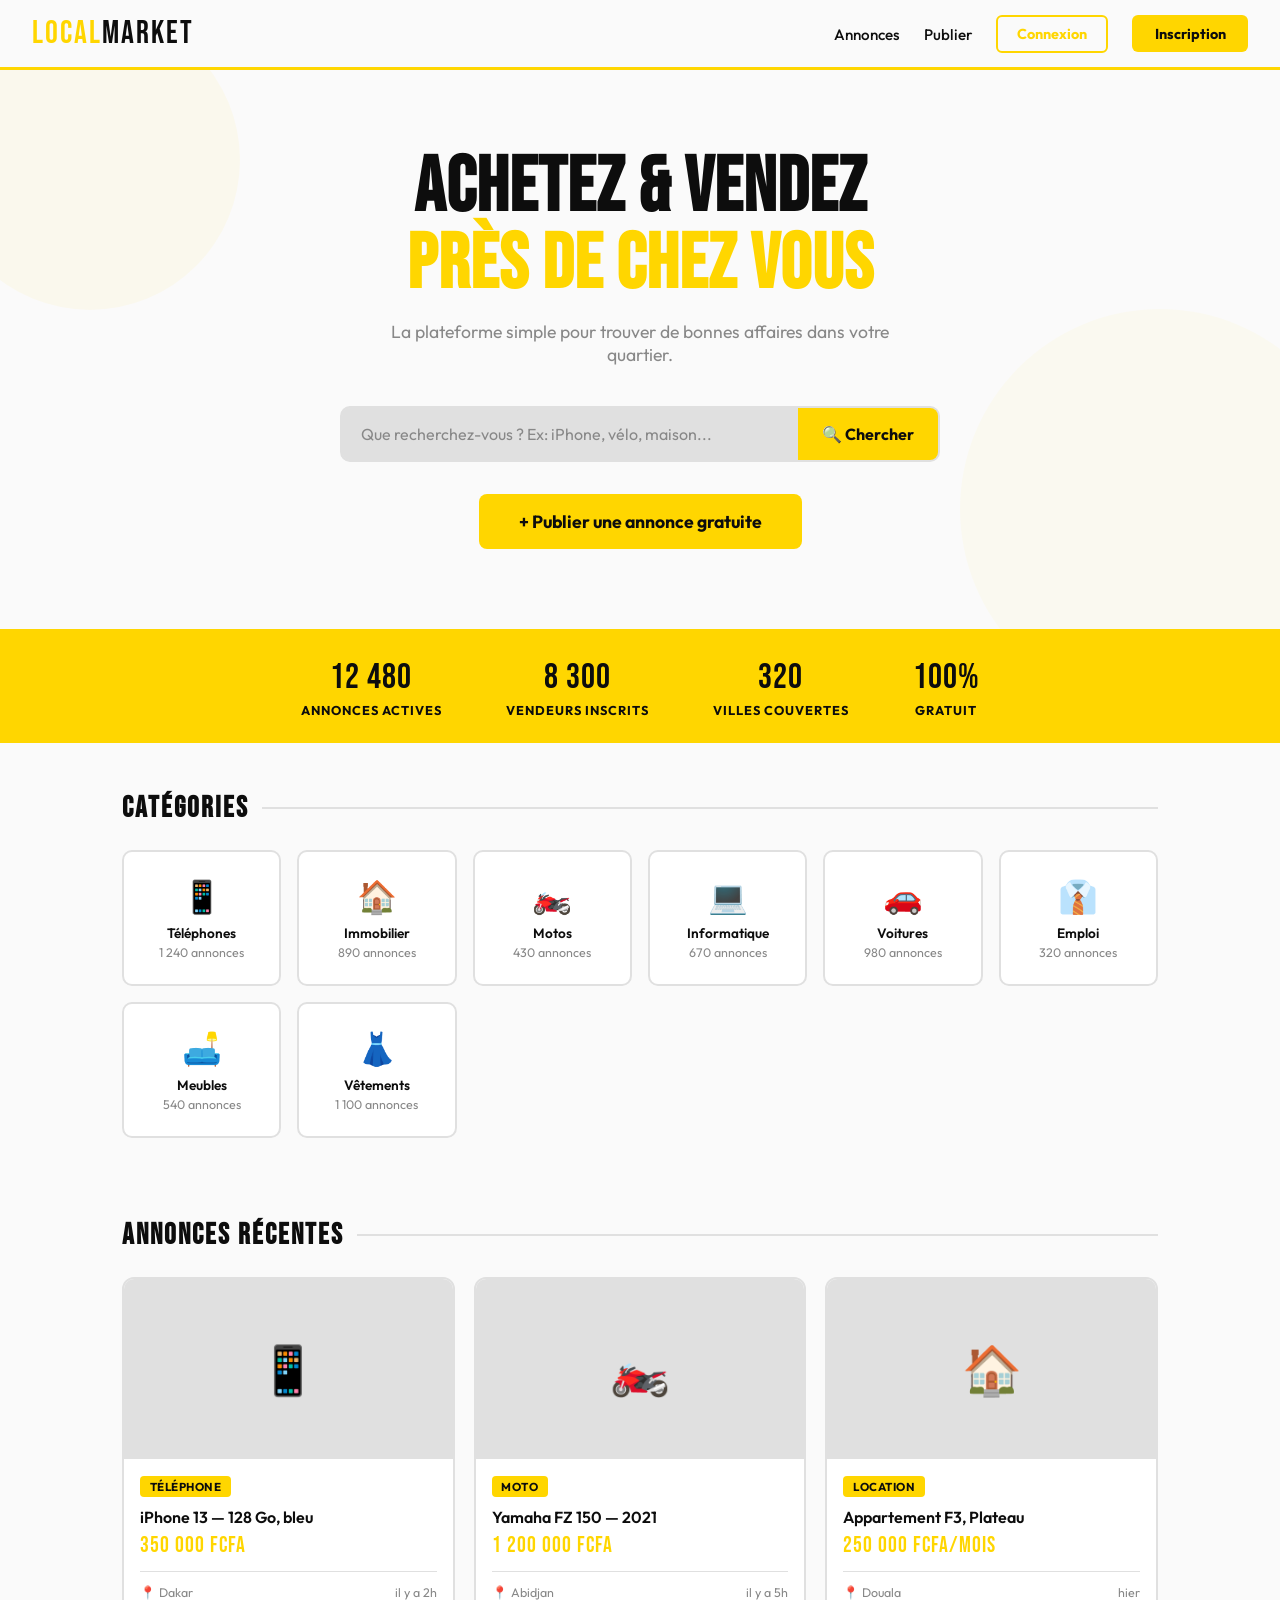
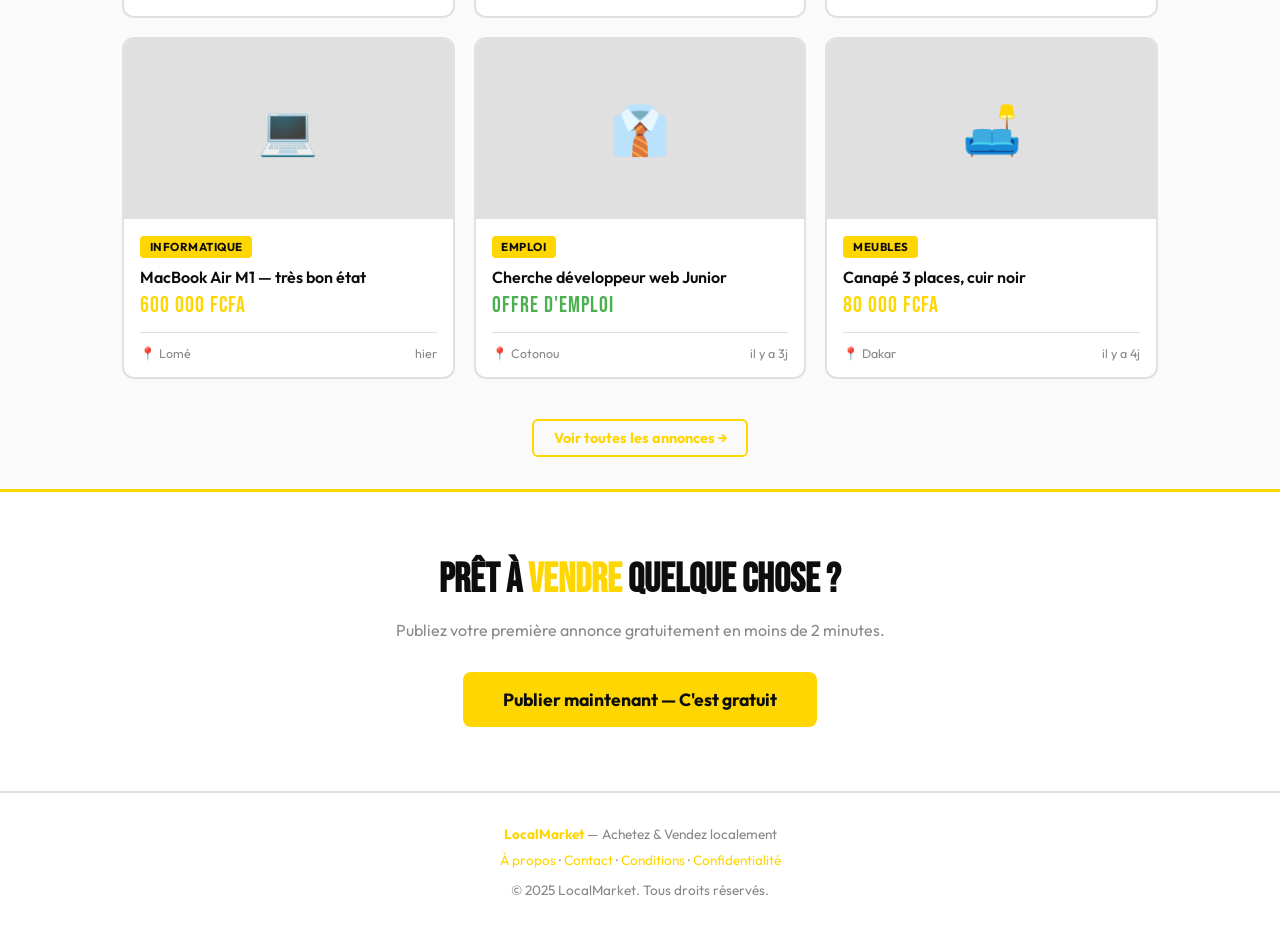
<file: pages/index.html>
<!DOCTYPE html>
<html lang="fr">
<head>
<meta charset="UTF-8">
<meta name="viewport" content="width=device-width, initial-scale=1.0">
<title>LocalMarket — Achetez & Vendez Près de Chez Vous</title>
<link href="https://fonts.googleapis.com/css2?family=Bebas+Neue&family=Outfit:wght@300;400;500;600;700&display=swap" rel="stylesheet">
<style>
  :root {
    --jaune: #FFD600;
    --jaune-clair: #FFF176;
    --noir: #0D0D0D;
    --gris: #FFFFFF;
    --gris-clair: #E0E0E0;
    --blanc: #FAFAFA;
    --text-muted: #888;
  }

  * { margin: 0; padding: 0; box-sizing: border-box; }

  body {
    font-family: 'Outfit', sans-serif;
    background: var(--blanc);
    color: var(--noir);
    min-height: 100vh;
  }

  /* NAV */
  nav {
    background: var(--blanc);
    border-bottom: 3px solid var(--jaune);
    padding: 0 2rem;
    display: flex;
    align-items: center;
    justify-content: space-between;
    height: 70px;
    position: sticky;
    top: 0;
    z-index: 100;
  }

  .logo {
    font-family: 'Bebas Neue', sans-serif;
    font-size: 2rem;
    color: var(--jaune);
    letter-spacing: 2px;
    text-decoration: none;
  }

  .logo span { color: var(--noir); }

  nav ul {
    list-style: none;
    display: flex;
    gap: 1.5rem;
    align-items: center;
  }

  nav ul a {
    color: var(--noir);
    text-decoration: none;
    font-weight: 500;
    font-size: 0.95rem;
    transition: color 0.2s;
  }

  nav ul a:hover { color: var(--jaune); }

  .btn {
    background: var(--jaune);
    color: var(--noir);
    padding: 0.6rem 1.4rem;
    border-radius: 6px;
    font-weight: 700;
    font-family: 'Outfit', sans-serif;
    font-size: 0.9rem;
    text-decoration: none;
    border: none;
    cursor: pointer;
    transition: background 0.2s, transform 0.1s;
    display: inline-block;
  }

  .btn:hover { background: var(--jaune-clair); transform: translateY(-1px); }
  .btn:active { transform: translateY(0); }

  .btn-outline {
    background: transparent;
    color: var(--jaune);
    border: 2px solid var(--jaune);
    padding: 0.5rem 1.2rem;
  }

  .btn-outline:hover { background: var(--jaune); color: var(--noir); }

  /* HERO */
  .hero {
    background: var(--blanc);
    padding: 5rem 2rem;
    text-align: center;
    border-bottom: 3px solid var(--jaune);
    position: relative;
    overflow: hidden;
  }

  .hero::before {
    content: '';
    position: absolute;
    top: -60px; left: -60px;
    width: 300px; height: 300px;
    background: var(--jaune);
    border-radius: 50%;
    opacity: 0.05;
  }

  .hero::after {
    content: '';
    position: absolute;
    bottom: -80px; right: -80px;
    width: 400px; height: 400px;
    background: var(--jaune);
    border-radius: 50%;
    opacity: 0.04;
  }

  .hero h1 {
    font-family: 'Bebas Neue', sans-serif;
    font-size: clamp(2.5rem, 6vw, 5rem);
    line-height: 1;
    margin-bottom: 1rem;
    letter-spacing: 1px;
  }

  .hero h1 span { color: var(--jaune); }

  .hero p {
    color: var(--text-muted);
    font-size: 1.1rem;
    margin-bottom: 2.5rem;
    max-width: 500px;
    margin-left: auto;
    margin-right: auto;
  }

  /* SEARCH BAR */
  .search-bar {
    display: flex;
    max-width: 600px;
    margin: 0 auto 2rem;
    background: var(--gris-clair);
    border: 2px solid var(--gris-clair);
    border-radius: 10px;
    overflow: hidden;
    transition: border-color 0.2s;
  }

  .search-bar:focus-within { border-color: var(--jaune); }

  .search-bar input {
    flex: 1;
    background: none;
    border: none;
    outline: none;
    padding: 1rem 1.2rem;
    color: var(--noir);
    font-family: 'Outfit', sans-serif;
    font-size: 1rem;
  }

  .search-bar input::placeholder { color: var(--text-muted); }

  .search-bar button {
    background: var(--jaune);
    color: var(--noir);
    border: none;
    padding: 0 1.5rem;
    font-weight: 700;
    font-family: 'Outfit', sans-serif;
    cursor: pointer;
    font-size: 1rem;
    transition: background 0.2s;
  }

  .search-bar button:hover { background: var(--jaune-clair); }

  /* CATEGORIES */
  .categories {
    padding: 3rem 2rem;
    max-width: 1100px;
    margin: 0 auto;
  }

  .section-title {
    font-family: 'Bebas Neue', sans-serif;
    font-size: 1.8rem;
    letter-spacing: 2px;
    margin-bottom: 1.5rem;
    display: flex;
    align-items: center;
    gap: 0.8rem;
  }

  .section-title::after {
    content: '';
    flex: 1;
    height: 2px;
    background: var(--gris-clair);
  }

  .cat-grid {
    display: grid;
    grid-template-columns: repeat(auto-fill, minmax(140px, 1fr));
    gap: 1rem;
  }

  .cat-card {
    background: var(--gris);
    border: 2px solid var(--gris-clair);
    border-radius: 10px;
    padding: 1.5rem 1rem;
    text-align: center;
    cursor: pointer;
    text-decoration: none;
    color: var(--noir);
    transition: border-color 0.2s, transform 0.2s;
    display: block;
  }

  .cat-card:hover {
    border-color: var(--jaune);
    transform: translateY(-3px);
  }

  .cat-icon { font-size: 2rem; margin-bottom: 0.5rem; }
  .cat-name { font-weight: 600; font-size: 0.85rem; }
  .cat-count { color: var(--text-muted); font-size: 0.78rem; margin-top: 0.2rem; }

  /* ANNONCES */
  .annonces-section {
    padding: 2rem;
    max-width: 1100px;
    margin: 0 auto;
  }

  .annonces-grid {
    display: grid;
    grid-template-columns: repeat(auto-fill, minmax(250px, 1fr));
    gap: 1.2rem;
  }

  .annonce-card {
    background: var(--gris);
    border: 2px solid var(--gris-clair);
    border-radius: 12px;
    overflow: hidden;
    cursor: pointer;
    text-decoration: none;
    color: var(--noir);
    transition: border-color 0.2s, transform 0.2s;
    display: block;
  }

  .annonce-card:hover {
    border-color: var(--jaune);
    transform: translateY(-4px);
  }

  .annonce-img {
    width: 100%;
    height: 180px;
    object-fit: cover;
    background: var(--gris-clair);
    display: flex;
    align-items: center;
    justify-content: center;
    font-size: 3rem;
  }

  .annonce-body { padding: 1rem; }

  .annonce-badge {
    background: var(--jaune);
    color: var(--noir);
    font-size: 0.72rem;
    font-weight: 700;
    padding: 0.2rem 0.6rem;
    border-radius: 4px;
    display: inline-block;
    margin-bottom: 0.6rem;
    text-transform: uppercase;
    letter-spacing: 0.5px;
  }

  .annonce-title {
    font-weight: 600;
    font-size: 1rem;
    margin-bottom: 0.3rem;
  }

  .annonce-price {
    font-family: 'Bebas Neue', sans-serif;
    font-size: 1.4rem;
    color: var(--jaune);
    letter-spacing: 1px;
  }

  .annonce-price.gratuit { color: #4CAF50; }

  .annonce-footer {
    display: flex;
    justify-content: space-between;
    align-items: center;
    margin-top: 0.8rem;
    padding-top: 0.8rem;
    border-top: 1px solid var(--gris-clair);
    font-size: 0.78rem;
    color: var(--text-muted);
  }

  .annonce-location::before { content: '📍 '; }

  /* STATS */
  .stats-bar {
    background: var(--jaune);
    padding: 1.5rem 2rem;
    display: flex;
    justify-content: center;
    gap: 4rem;
    flex-wrap: wrap;
  }

  .stat { text-align: center; }

  .stat-num {
    font-family: 'Bebas Neue', sans-serif;
    font-size: 2.2rem;
    color: var(--noir);
    display: block;
    letter-spacing: 1px;
  }

  .stat-label {
    font-size: 0.8rem;
    font-weight: 700;
    color: var(--noir);
    text-transform: uppercase;
    letter-spacing: 1px;
  }

  /* CTA */
  .cta-section {
    text-align: center;
    padding: 4rem 2rem;
    background: var(--gris);
    border-top: 3px solid var(--jaune);
  }

  .cta-section h2 {
    font-family: 'Bebas Neue', sans-serif;
    font-size: 2.5rem;
    margin-bottom: 1rem;
  }

  .cta-section h2 span { color: var(--jaune); }
  .cta-section p { color: var(--text-muted); margin-bottom: 2rem; }

  .btn-big {
    padding: 1rem 2.5rem;
    font-size: 1.1rem;
    border-radius: 8px;
  }

  /* FOOTER */
  footer {
    background: var(--gris);
    border-top: 2px solid var(--gris-clair);
    padding: 2rem;
    text-align: center;
    color: var(--text-muted);
    font-size: 0.85rem;
  }

  footer a { color: var(--jaune); text-decoration: none; }

  @media (max-width: 600px) {
    nav ul li:not(:last-child):not(:first-child) { display: none; }
    .stats-bar { gap: 2rem; }
    .hero { padding: 3rem 1rem; }
  }
</style>
</head>
<body>

<!-- NAV -->
<nav>
  <a href="index.html" class="logo">Local<span>Market</span></a>
  <ul>
    <li><a href="annonces.html">Annonces</a></li>
    <li><a href="publier.html">Publier</a></li>
    <li><a href="connexion.html" class="btn btn-outline">Connexion</a></li>
    <li><a href="inscription.html" class="btn">Inscription</a></li>
  </ul>
</nav>

<!-- HERO -->
<section class="hero">
  <h1>Achetez & Vendez<br><span>Près de Chez Vous</span></h1>
  <p>La plateforme simple pour trouver de bonnes affaires dans votre quartier.</p>
  <div class="search-bar">
    <input type="text" placeholder="Que recherchez-vous ? Ex: iPhone, vélo, maison...">
    <button>🔍 Chercher</button>
  </div>
  <a href="publier.html" class="btn btn-big">+ Publier une annonce gratuite</a>
</section>

<!-- STATS -->
<div class="stats-bar">
  <div class="stat">
    <span class="stat-num">12 480</span>
    <span class="stat-label">Annonces actives</span>
  </div>
  <div class="stat">
    <span class="stat-num">8 300</span>
    <span class="stat-label">Vendeurs inscrits</span>
  </div>
  <div class="stat">
    <span class="stat-num">320</span>
    <span class="stat-label">Villes couvertes</span>
  </div>
  <div class="stat">
    <span class="stat-num">100%</span>
    <span class="stat-label">Gratuit</span>
  </div>
</div>

<!-- CATEGORIES -->
<section class="categories">
  <h2 class="section-title">Catégories</h2>
  <div class="cat-grid">
    <a href="annonces.html" class="cat-card">
      <div class="cat-icon">📱</div>
      <div class="cat-name">Téléphones</div>
      <div class="cat-count">1 240 annonces</div>
    </a>
    <a href="annonces.html" class="cat-card">
      <div class="cat-icon">🏠</div>
      <div class="cat-name">Immobilier</div>
      <div class="cat-count">890 annonces</div>
    </a>
    <a href="annonces.html" class="cat-card">
      <div class="cat-icon">🏍️</div>
      <div class="cat-name">Motos</div>
      <div class="cat-count">430 annonces</div>
    </a>
    <a href="annonces.html" class="cat-card">
      <div class="cat-icon">💻</div>
      <div class="cat-name">Informatique</div>
      <div class="cat-count">670 annonces</div>
    </a>
    <a href="annonces.html" class="cat-card">
      <div class="cat-icon">🚗</div>
      <div class="cat-name">Voitures</div>
      <div class="cat-count">980 annonces</div>
    </a>
    <a href="annonces.html" class="cat-card">
      <div class="cat-icon">👔</div>
      <div class="cat-name">Emploi</div>
      <div class="cat-count">320 annonces</div>
    </a>
    <a href="annonces.html" class="cat-card">
      <div class="cat-icon">🛋️</div>
      <div class="cat-name">Meubles</div>
      <div class="cat-count">540 annonces</div>
    </a>
    <a href="annonces.html" class="cat-card">
      <div class="cat-icon">👗</div>
      <div class="cat-name">Vêtements</div>
      <div class="cat-count">1 100 annonces</div>
    </a>
  </div>
</section>

<!-- ANNONCES RECENTES -->
<section class="annonces-section">
  <h2 class="section-title">Annonces Récentes</h2>
  <div class="annonces-grid">

    <a href="annonce-detail.html" class="annonce-card">
      <div class="annonce-img">📱</div>
      <div class="annonce-body">
        <span class="annonce-badge">Téléphone</span>
        <div class="annonce-title">iPhone 13 — 128 Go, bleu</div>
        <div class="annonce-price">350 000 FCFA</div>
        <div class="annonce-footer">
          <span class="annonce-location">Dakar</span>
          <span>il y a 2h</span>
        </div>
      </div>
    </a>

    <a href="annonce-detail.html" class="annonce-card">
      <div class="annonce-img">🏍️</div>
      <div class="annonce-body">
        <span class="annonce-badge">Moto</span>
        <div class="annonce-title">Yamaha FZ 150 — 2021</div>
        <div class="annonce-price">1 200 000 FCFA</div>
        <div class="annonce-footer">
          <span class="annonce-location">Abidjan</span>
          <span>il y a 5h</span>
        </div>
      </div>
    </a>

    <a href="annonce-detail.html" class="annonce-card">
      <div class="annonce-img">🏠</div>
      <div class="annonce-body">
        <span class="annonce-badge">Location</span>
        <div class="annonce-title">Appartement F3, Plateau</div>
        <div class="annonce-price">250 000 FCFA/mois</div>
        <div class="annonce-footer">
          <span class="annonce-location">Douala</span>
          <span>hier</span>
        </div>
      </div>
    </a>

    <a href="annonce-detail.html" class="annonce-card">
      <div class="annonce-img">💻</div>
      <div class="annonce-body">
        <span class="annonce-badge">Informatique</span>
        <div class="annonce-title">MacBook Air M1 — très bon état</div>
        <div class="annonce-price">600 000 FCFA</div>
        <div class="annonce-footer">
          <span class="annonce-location">Lomé</span>
          <span>hier</span>
        </div>
      </div>
    </a>

    <a href="annonce-detail.html" class="annonce-card">
      <div class="annonce-img">👔</div>
      <div class="annonce-body">
        <span class="annonce-badge">Emploi</span>
        <div class="annonce-title">Cherche développeur web Junior</div>
        <div class="annonce-price gratuit">Offre d'emploi</div>
        <div class="annonce-footer">
          <span class="annonce-location">Cotonou</span>
          <span>il y a 3j</span>
        </div>
      </div>
    </a>

    <a href="annonce-detail.html" class="annonce-card">
      <div class="annonce-img">🛋️</div>
      <div class="annonce-body">
        <span class="annonce-badge">Meubles</span>
        <div class="annonce-title">Canapé 3 places, cuir noir</div>
        <div class="annonce-price">80 000 FCFA</div>
        <div class="annonce-footer">
          <span class="annonce-location">Dakar</span>
          <span>il y a 4j</span>
        </div>
      </div>
    </a>

  </div>

  <div style="text-align:center; margin-top: 2.5rem;">
    <a href="annonces.html" class="btn btn-outline">Voir toutes les annonces →</a>
  </div>
</section>

<!-- CTA -->
<section class="cta-section">
  <h2>Prêt à <span>vendre</span> quelque chose ?</h2>
  <p>Publiez votre première annonce gratuitement en moins de 2 minutes.</p>
  <a href="publier.html" class="btn btn-big">Publier maintenant — C'est gratuit</a>
</section>

<!-- FOOTER -->
<footer>
  <p style="margin-bottom:0.5rem;">
    <strong style="color:var(--jaune);">LocalMarket</strong> — Achetez & Vendez localement
  </p>
  <p>
    <a href="#">À propos</a> · <a href="#">Contact</a> · <a href="#">Conditions</a> · <a href="#">Confidentialité</a>
  </p>
  <p style="margin-top:0.8rem;">© 2025 LocalMarket. Tous droits réservés.</p>
</footer>

</body>
</html>
</file>
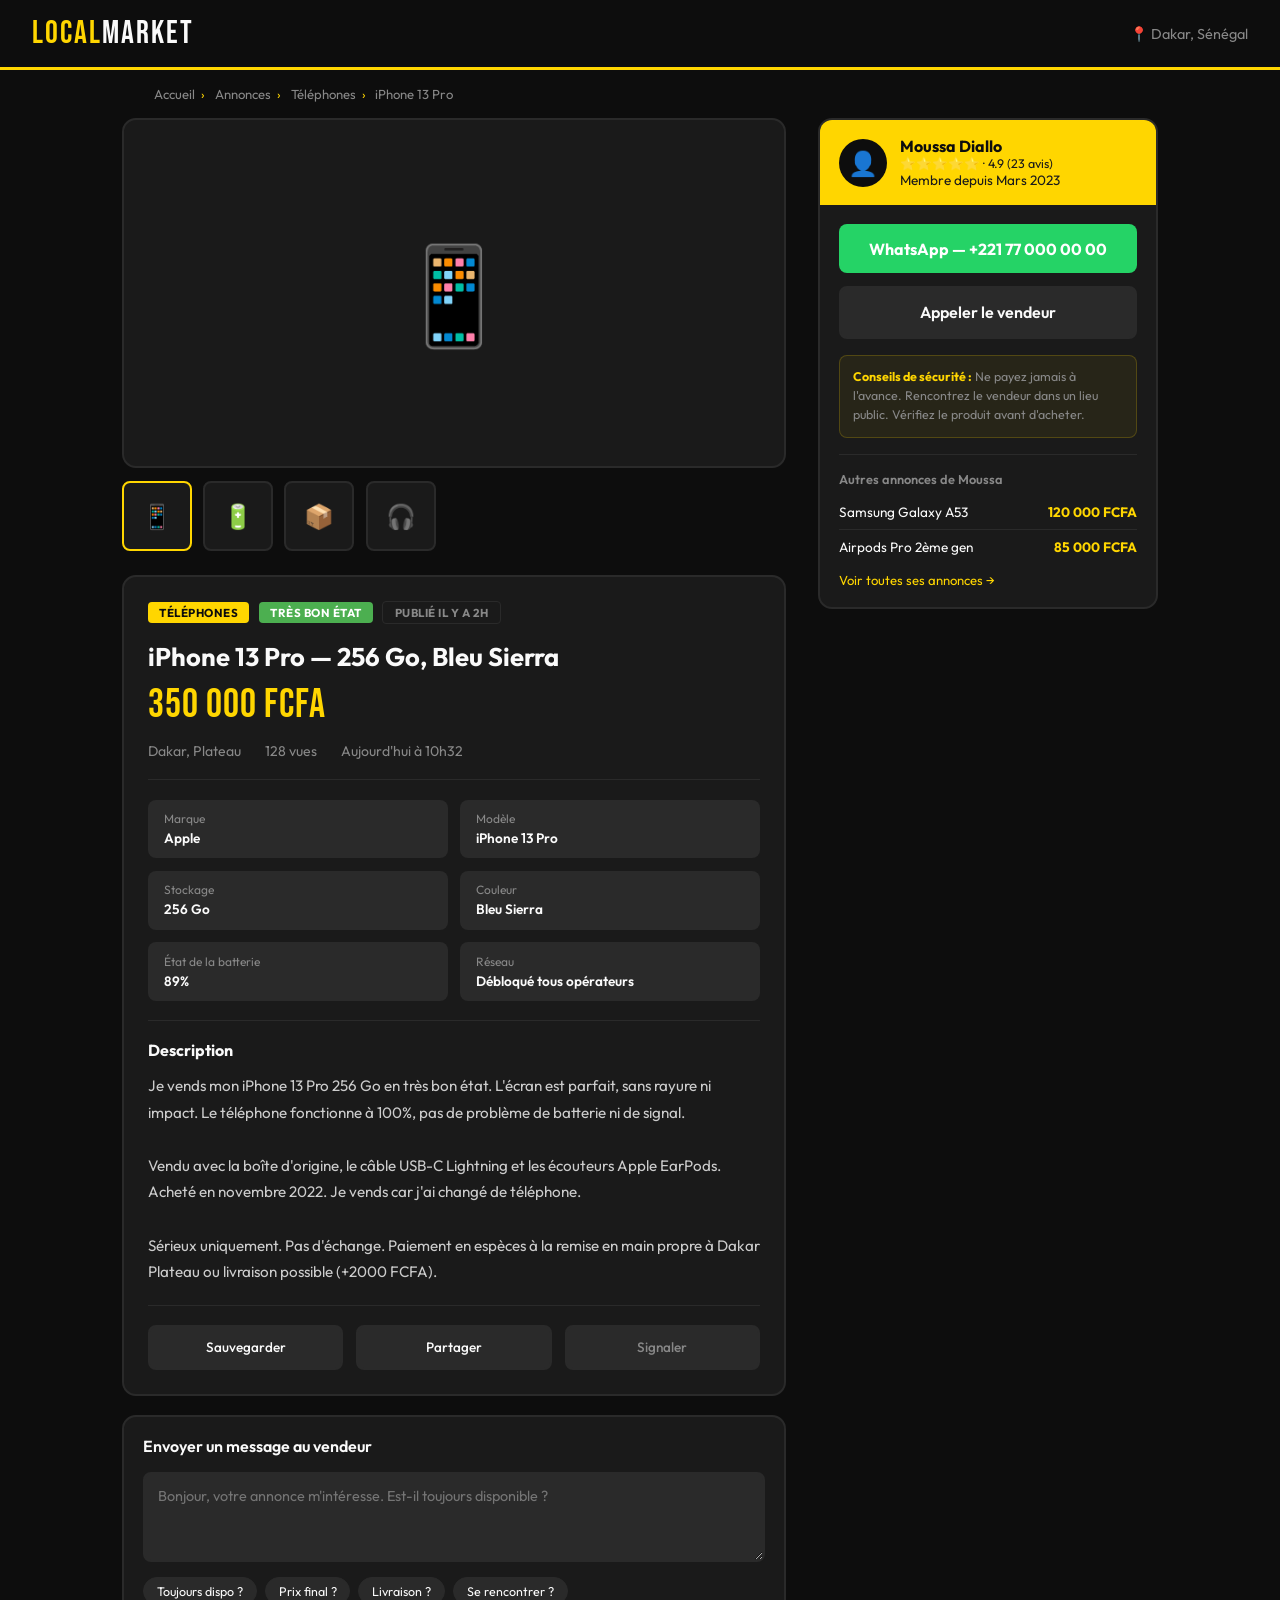
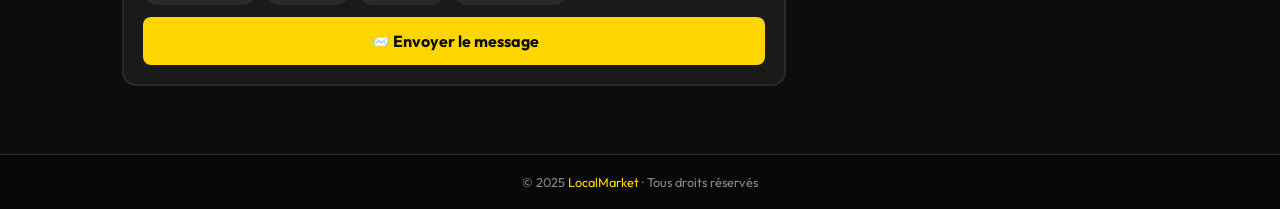
<file: pages/annonce-detail.html>
<!DOCTYPE html>
<html lang="fr">
<head>
<meta charset="UTF-8">
<meta name="viewport" content="width=device-width, initial-scale=1.0">
<title>iPhone 13 Pro — LocalMarket</title>
<link href="https://fonts.googleapis.com/css2?family=Bebas+Neue&family=Outfit:wght@300;400;500;600;700&display=swap" rel="stylesheet">
<style>
  :root {
    --jaune: #FFD600;
    --jaune-clair: #FFF176;
    --noir: #0D0D0D;
    --gris: #1A1A1A;
    --gris-clair: #2A2A2A;
    --blanc: #FAFAFA;
    --text-muted: #888;
    --vert: #4CAF50;
  }
  * { margin: 0; padding: 0; box-sizing: border-box; }
  body { font-family: 'Outfit', sans-serif; background: var(--noir); color: var(--blanc); }

  nav {
    background: var(--noir);
    border-bottom: 3px solid var(--jaune);
    padding: 0 2rem;
    display: flex; align-items: center; justify-content: space-between;
    height: 70px; position: sticky; top: 0; z-index: 100;
  }
  .logo { font-family: 'Bebas Neue', sans-serif; font-size: 2rem; color: var(--jaune); letter-spacing: 2px; text-decoration: none; }
  .logo span { color: var(--blanc); }

  .breadcrumb {
    padding: 1rem 2rem;
    font-size: 0.82rem;
    color: var(--text-muted);
    max-width: 1100px;
    margin: 0 auto;
  }
  .breadcrumb a { color: var(--text-muted); text-decoration: none; }
  .breadcrumb a:hover { color: var(--jaune); }
  .breadcrumb span { color: var(--jaune); margin: 0 0.4rem; }

  /* MAIN LAYOUT */
  .detail-wrapper {
    max-width: 1100px;
    margin: 0 auto;
    padding: 0 2rem 3rem;
    display: grid;
    grid-template-columns: 1fr 340px;
    gap: 2rem;
    align-items: start;
  }

  @media(max-width:750px) { .detail-wrapper { grid-template-columns: 1fr; } }

  /* GALLERY */
  .gallery-main {
    background: var(--gris);
    border: 2px solid var(--gris-clair);
    border-radius: 14px;
    height: 350px;
    display: flex; align-items: center; justify-content: center;
    font-size: 6rem;
    margin-bottom: 0.8rem;
    overflow: hidden;
    cursor: pointer;
  }

  .gallery-thumbs {
    display: flex;
    gap: 0.7rem;
    margin-bottom: 1.5rem;
  }

  .thumb {
    width: 70px; height: 70px;
    background: var(--gris);
    border: 2px solid var(--gris-clair);
    border-radius: 8px;
    display: flex; align-items: center; justify-content: center;
    font-size: 1.5rem;
    cursor: pointer;
    transition: border-color 0.2s;
    flex-shrink: 0;
  }

  .thumb.active { border-color: var(--jaune); }
  .thumb:hover { border-color: var(--jaune); }

  /* INFO CARD */
  .info-card {
    background: var(--gris);
    border: 2px solid var(--gris-clair);
    border-radius: 14px;
    padding: 1.5rem;
    margin-bottom: 1.2rem;
  }

  .badge-row { display: flex; gap: 0.6rem; align-items: center; margin-bottom: 1rem; flex-wrap: wrap; }

  .badge {
    background: var(--jaune);
    color: var(--noir);
    font-size: 0.72rem;
    font-weight: 700;
    padding: 0.2rem 0.7rem;
    border-radius: 4px;
    text-transform: uppercase;
    letter-spacing: 0.5px;
  }

  .badge-green { background: var(--vert); color: white; }
  .badge-outline { background: none; border: 1px solid var(--gris-clair); color: var(--text-muted); }

  .annonce-title-big {
    font-size: 1.6rem;
    font-weight: 700;
    margin-bottom: 0.5rem;
    line-height: 1.3;
  }

  .price-big {
    font-family: 'Bebas Neue', sans-serif;
    font-size: 2.5rem;
    color: var(--jaune);
    letter-spacing: 1px;
    margin-bottom: 0.8rem;
  }

  .location-date {
    color: var(--text-muted);
    font-size: 0.88rem;
    display: flex;
    gap: 1.5rem;
    flex-wrap: wrap;
  }

  .divider { border: none; border-top: 1px solid var(--gris-clair); margin: 1.2rem 0; }

  /* DESCRIPTION */
  .description-text {
    color: #ccc;
    line-height: 1.75;
    font-size: 0.95rem;
  }

  /* FEATURES */
  .features-grid {
    display: grid;
    grid-template-columns: 1fr 1fr;
    gap: 0.8rem;
    margin-top: 1rem;
  }

  .feature-item {
    background: var(--gris-clair);
    border-radius: 8px;
    padding: 0.7rem 1rem;
    font-size: 0.85rem;
  }

  .feature-label { color: var(--text-muted); font-size: 0.75rem; margin-bottom: 0.2rem; }
  .feature-value { font-weight: 600; }

  /* SIDEBAR */
  .seller-card {
    background: var(--gris);
    border: 2px solid var(--gris-clair);
    border-radius: 14px;
    overflow: hidden;
    margin-bottom: 1.2rem;
    position: sticky;
    top: 90px;
  }

  .seller-card-header {
    background: var(--jaune);
    padding: 1rem 1.2rem;
    display: flex;
    align-items: center;
    gap: 0.8rem;
  }

  .seller-avatar {
    width: 48px; height: 48px;
    background: var(--noir);
    border-radius: 50%;
    display: flex; align-items: center; justify-content: center;
    font-size: 1.5rem;
    flex-shrink: 0;
  }

  .seller-name { font-weight: 700; color: var(--noir); font-size: 1rem; }
  .seller-since { font-size: 0.78rem; color: var(--gris); }
  .seller-stars { font-size: 0.85rem; color: var(--gris); }

  .seller-card-body { padding: 1.2rem; }

  .contact-btn {
    display: block;
    background: var(--jaune);
    color: var(--noir);
    text-align: center;
    padding: 0.9rem;
    border-radius: 8px;
    font-weight: 700;
    font-size: 1rem;
    text-decoration: none;
    margin-bottom: 0.8rem;
    transition: background 0.2s;
    border: none;
    cursor: pointer;
    width: 100%;
    font-family: 'Outfit', sans-serif;
  }

  .contact-btn:hover { background: var(--jaune-clair); }

  .whatsapp-btn {
    display: block;
    background: #25D366;
    color: white;
    text-align: center;
    padding: 0.9rem;
    border-radius: 8px;
    font-weight: 700;
    font-size: 1rem;
    text-decoration: none;
    margin-bottom: 0.8rem;
    transition: background 0.2s;
    border: none;
    cursor: pointer;
    width: 100%;
    font-family: 'Outfit', sans-serif;
  }

  .whatsapp-btn:hover { background: #20bc5a; }

  .call-btn {
    display: block;
    background: var(--gris-clair);
    color: var(--blanc);
    text-align: center;
    padding: 0.9rem;
    border-radius: 8px;
    font-weight: 600;
    font-size: 1rem;
    text-decoration: none;
    transition: border-color 0.2s;
    border: 2px solid var(--gris-clair);
    cursor: pointer;
    width: 100%;
    font-family: 'Outfit', sans-serif;
  }

  .call-btn:hover { border-color: var(--jaune); color: var(--jaune); }

  .safety-notice {
    background: rgba(255,214,0,0.06);
    border: 1px solid rgba(255,214,0,0.2);
    border-radius: 8px;
    padding: 0.8rem;
    margin-top: 1rem;
    font-size: 0.78rem;
    color: var(--text-muted);
    line-height: 1.5;
  }

  .safety-notice strong { color: var(--jaune); }

  /* ACTION ROW */
  .action-row {
    display: flex;
    gap: 0.8rem;
    margin-top: 0.8rem;
  }

  .action-btn {
    flex: 1;
    background: var(--gris-clair);
    border: 2px solid var(--gris-clair);
    border-radius: 8px;
    padding: 0.7rem;
    color: var(--blanc);
    font-family: 'Outfit', sans-serif;
    font-size: 0.85rem;
    font-weight: 500;
    cursor: pointer;
    text-align: center;
    transition: border-color 0.2s, color 0.2s;
    display: flex;
    align-items: center;
    justify-content: center;
    gap: 0.4rem;
  }

  .action-btn:hover { border-color: var(--jaune); color: var(--jaune); }
  .action-btn.liked { border-color: #ff4d4d; color: #ff4d4d; }

  /* MESSAGE FORM */
  .message-form {
    background: var(--gris);
    border: 2px solid var(--gris-clair);
    border-radius: 14px;
    padding: 1.2rem;
    margin-bottom: 1.2rem;
  }

  .message-form h3 { font-size: 1rem; margin-bottom: 1rem; font-weight: 600; }

  .message-form textarea {
    width: 100%;
    background: var(--gris-clair);
    border: 2px solid var(--gris-clair);
    border-radius: 8px;
    padding: 0.8rem;
    color: var(--blanc);
    font-family: 'Outfit', sans-serif;
    font-size: 0.9rem;
    resize: vertical;
    min-height: 90px;
    outline: none;
  }

  .message-form textarea:focus { border-color: var(--jaune); }

  .quick-msgs {
    display: flex;
    gap: 0.5rem;
    flex-wrap: wrap;
    margin: 0.7rem 0;
  }

  .quick-msg {
    background: var(--gris-clair);
    border: 1px solid var(--gris-clair);
    border-radius: 20px;
    padding: 0.35rem 0.8rem;
    font-size: 0.78rem;
    cursor: pointer;
    color: var(--blanc);
    transition: border-color 0.2s;
  }

  .quick-msg:hover { border-color: var(--jaune); color: var(--jaune); }

  footer { background: #080808; border-top: 1px solid var(--gris-clair); padding: 1.2rem; text-align: center; color: var(--text-muted); font-size: 0.8rem; }
  footer a { color: var(--jaune); text-decoration: none; }
</style>
</head>
<body>

<nav>
  <a href="index.html" class="logo">Local<span>Market</span></a>
  <span style="color: var(--text-muted); font-size: 0.9rem;">📍 Dakar, Sénégal</span>
</nav>

<div style="max-width:1100px;margin:0 auto;padding:0 2rem;">
  <div class="breadcrumb">
    <a href="index.html">Accueil</a><span>›</span>
    <a href="annonces.html">Annonces</a><span>›</span>
    <a href="#">Téléphones</a><span>›</span>
    iPhone 13 Pro
  </div>
</div>

<div class="detail-wrapper">

  <!-- GAUCHE : PHOTOS + DESCRIPTION -->
  <div>

    <!-- GALERIE -->
    <div class="gallery-main" id="main-photo">📱</div>

    <div class="gallery-thumbs">
      <div class="thumb active" onclick="selectThumb(this)">📱</div>
      <div class="thumb" onclick="selectThumb(this)">🔋</div>
      <div class="thumb" onclick="selectThumb(this)">📦</div>
      <div class="thumb" onclick="selectThumb(this)">🎧</div>
    </div>

    <!-- INFO PRINCIPALE -->
    <div class="info-card">
      <div class="badge-row">
        <span class="badge"> Téléphones</span>
        <span class="badge badge-green">Très bon état</span>
        <span class="badge-outline badge">Publié il y a 2h</span>
      </div>

      <h1 class="annonce-title-big">iPhone 13 Pro — 256 Go, Bleu Sierra</h1>

      <div class="price-big">350 000 FCFA</div>

      <div class="location-date">
        <span> Dakar, Plateau</span>
        <span>128 vues</span>
        <span> Aujourd'hui à 10h32</span>
      </div>

      <hr class="divider">

      <!-- FEATURES -->
      <div class="features-grid">
        <div class="feature-item">
          <div class="feature-label">Marque</div>
          <div class="feature-value">Apple</div>
        </div>
        <div class="feature-item">
          <div class="feature-label">Modèle</div>
          <div class="feature-value">iPhone 13 Pro</div>
        </div>
        <div class="feature-item">
          <div class="feature-label">Stockage</div>
          <div class="feature-value">256 Go</div>
        </div>
        <div class="feature-item">
          <div class="feature-label">Couleur</div>
          <div class="feature-value">Bleu Sierra</div>
        </div>
        <div class="feature-item">
          <div class="feature-label">État de la batterie</div>
          <div class="feature-value">89%</div>
        </div>
        <div class="feature-item">
          <div class="feature-label">Réseau</div>
          <div class="feature-value">Débloqué tous opérateurs</div>
        </div>
      </div>

      <hr class="divider">

      <!-- DESCRIPTION -->
      <h3 style="margin-bottom: 0.8rem; font-size: 1rem;">Description</h3>
      <p class="description-text">
        Je vends mon iPhone 13 Pro 256 Go en très bon état. L'écran est parfait, sans rayure ni impact. Le téléphone fonctionne à 100%, pas de problème de batterie ni de signal.
        <br><br>
        Vendu avec la boîte d'origine, le câble USB-C Lightning et les écouteurs Apple EarPods. Acheté en novembre 2022. Je vends car j'ai changé de téléphone.
        <br><br>
        Sérieux uniquement. Pas d'échange. Paiement en espèces à la remise en main propre à Dakar Plateau ou livraison possible (+2000 FCFA).
      </p>

      <hr class="divider">

      <!-- ACTIONS -->
      <div class="action-row">
        <button class="action-btn" id="like-btn" onclick="toggleLike()"> Sauvegarder</button>
        <button class="action-btn" onclick="share()"> Partager</button>
        <button class="action-btn" style="color: var(--text-muted);" onclick="report()"> Signaler</button>
      </div>

    </div>

    <!-- MESSAGE FORM -->
    <div class="message-form">
      <h3> Envoyer un message au vendeur</h3>
      <textarea id="msg-textarea" placeholder="Bonjour, votre annonce m'intéresse. Est-il toujours disponible ?"></textarea>
      <div class="quick-msgs">
        <span class="quick-msg" onclick="setMsg('Bonjour, est-il toujours disponible ?')">Toujours dispo ?</span>
        <span class="quick-msg" onclick="setMsg('Quel est votre prix final ?')">Prix final ?</span>
        <span class="quick-msg" onclick="setMsg('Livraison possible à Dakar ?')">Livraison ?</span>
        <span class="quick-msg" onclick="setMsg('Je suis intéressé(e), quand peut-on se rencontrer ?')">Se rencontrer ?</span>
      </div>
      <button class="contact-btn" onclick="sendMsg()" style="margin-bottom:0;">📨 Envoyer le message</button>
    </div>

  </div>

  <!-- DROITE : CONTACT VENDEUR -->
  <div>
    <div class="seller-card">
      <div class="seller-card-header">
        <div class="seller-avatar">👤</div>
        <div>
          <div class="seller-name">Moussa Diallo</div>
          <div class="seller-since">⭐⭐⭐⭐⭐ · 4.9 (23 avis)</div>
          <div class="seller-stars">Membre depuis Mars 2023</div>
        </div>
      </div>
      <div class="seller-card-body">

        <button class="whatsapp-btn"> WhatsApp — +221 77 000 00 00</button>
        <button class="call-btn" onclick="callSeller()"> Appeler le vendeur</button>

        <div class="safety-notice">
          <strong> Conseils de sécurité :</strong> Ne payez jamais à l'avance. Rencontrez le vendeur dans un lieu public. Vérifiez le produit avant d'acheter.
        </div>

        <div style="margin-top: 1rem; padding-top: 1rem; border-top: 1px solid var(--gris-clair);">
          <div style="font-size: 0.8rem; color: var(--text-muted); margin-bottom: 0.5rem; font-weight: 600;">Autres annonces de Moussa</div>
          <a href="#" style="color: var(--blanc); text-decoration:none; font-size: 0.85rem; display: flex; justify-content: space-between; padding: 0.5rem 0; border-bottom: 1px solid var(--gris-clair);">
            <span>Samsung Galaxy A53</span>
            <span style="color: var(--jaune); font-weight: 700;">120 000 FCFA</span>
          </a>
          <a href="#" style="color: var(--blanc); text-decoration:none; font-size: 0.85rem; display: flex; justify-content: space-between; padding: 0.5rem 0;">
            <span>Airpods Pro 2ème gen</span>
            <span style="color: var(--jaune); font-weight: 700;">85 000 FCFA</span>
          </a>
          <a href="annonces.html" style="color: var(--jaune); text-decoration: none; font-size: 0.82rem; display: block; margin-top: 0.5rem;">Voir toutes ses annonces →</a>
        </div>

      </div>
    </div>

  </div>

</div>

<footer>
  © 2025 <a href="index.html">LocalMarket</a> · Tous droits réservés
</footer>

<script>
  function selectThumb(el) {
    document.querySelectorAll('.thumb').forEach(t => t.classList.remove('active'));
    el.classList.add('active');
  }

  function toggleLike() {
    const btn = document.getElementById('like-btn');
    btn.classList.toggle('liked');
    btn.textContent = btn.classList.contains('liked') ? ' Sauvegardé !' : ' Sauvegarder';
  }

  function share() {
    if (navigator.share) {
      navigator.share({ title: 'iPhone 13 Pro', url: window.location.href });
    } else {
      navigator.clipboard.writeText(window.location.href);
      alert('🔗 Lien copié !');
    }
  }

  function report() {
    alert(' Merci. Cette annonce a été signalée à notre équipe.');
  }

  function callSeller() {
    alert(' Numéro : +228 77 00 00 00');
  }

  function setMsg(text) {
    document.getElementById('msg-textarea').value = text;
  }

  function sendMsg() {
    const msg = document.getElementById('msg-textarea').value.trim();
    if (!msg) { alert('Veuillez écrire un message.'); return; }
    alert(' Message envoyé ! Moussa vous répondra bientôt.');
    document.getElementById('msg-textarea').value = '';
  }
</script>

</body>
</html>
</file>
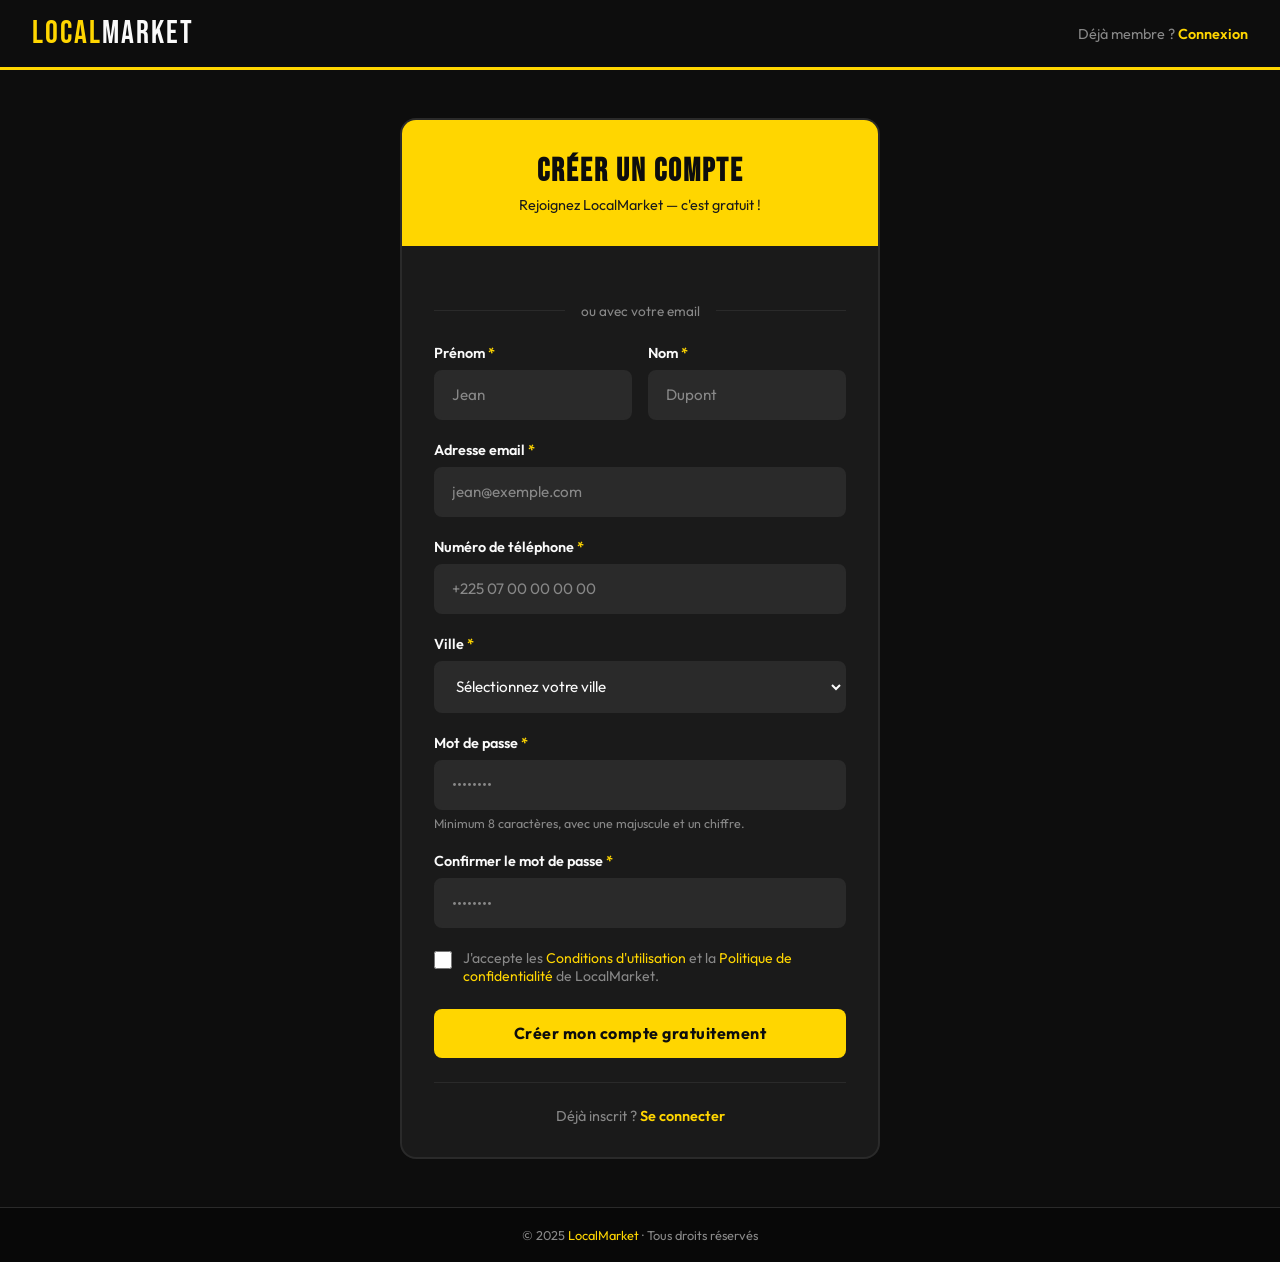
<file: pages/inscription.html>
<!DOCTYPE html>
<html lang="fr">
<head>
<meta charset="UTF-8">
<meta name="viewport" content="width=device-width, initial-scale=1.0">
<title>Inscription — LocalMarket</title>
<link href="https://fonts.googleapis.com/css2?family=Bebas+Neue&family=Outfit:wght@300;400;500;600;700&display=swap" rel="stylesheet">
<style>
  :root {
    --jaune: #FFD600;
    --jaune-clair: #FFF176;
    --noir: #0D0D0D;
    --gris: #1A1A1A;
    --gris-clair: #2A2A2A;
    --blanc: #FAFAFA;
    --text-muted: #888;
    --rouge: #FF4D4D;
    --vert: #4CAF50;
  }
  * { margin: 0; padding: 0; box-sizing: border-box; }
  body { font-family: 'Outfit', sans-serif; background: var(--noir); color: var(--blanc); min-height: 100vh; display: flex; flex-direction: column; }

  nav {
    background: var(--noir);
    border-bottom: 3px solid var(--jaune);
    padding: 0 2rem;
    display: flex; align-items: center; justify-content: space-between;
    height: 70px;
  }
  .logo { font-family: 'Bebas Neue', sans-serif; font-size: 2rem; color: var(--jaune); letter-spacing: 2px; text-decoration: none; }
  .logo span { color: var(--blanc); }

  .auth-wrapper {
    flex: 1;
    display: flex;
    align-items: center;
    justify-content: center;
    padding: 3rem 1rem;
  }

  .auth-box {
    background: var(--gris);
    border: 2px solid var(--gris-clair);
    border-radius: 16px;
    width: 100%;
    max-width: 480px;
    overflow: hidden;
  }

  .auth-header {
    background: var(--jaune);
    padding: 2rem;
    text-align: center;
  }

  .auth-header h1 {
    font-family: 'Bebas Neue', sans-serif;
    font-size: 2rem;
    color: var(--noir);
    letter-spacing: 2px;
  }

  .auth-header p { color: var(--gris); font-size: 0.9rem; margin-top: 0.3rem; }

  .auth-body { padding: 2rem; }

  .form-group { margin-bottom: 1.3rem; }

  label {
    display: block;
    font-weight: 600;
    font-size: 0.9rem;
    margin-bottom: 0.5rem;
    color: var(--blanc);
  }

  label span { color: var(--jaune); }

  input[type="text"],
  input[type="email"],
  input[type="password"],
  input[type="tel"],
  select,
  textarea {
    width: 100%;
    background: var(--gris-clair);
    border: 2px solid var(--gris-clair);
    border-radius: 8px;
    padding: 0.85rem 1rem;
    color: var(--blanc);
    font-family: 'Outfit', sans-serif;
    font-size: 0.95rem;
    outline: none;
    transition: border-color 0.2s;
  }

  input:focus, select:focus, textarea:focus {
    border-color: var(--jaune);
  }

  input::placeholder { color: var(--text-muted); }

  .input-row {
    display: grid;
    grid-template-columns: 1fr 1fr;
    gap: 1rem;
  }

  .password-hint {
    font-size: 0.78rem;
    color: var(--text-muted);
    margin-top: 0.4rem;
  }

  .checkbox-group {
    display: flex;
    align-items: flex-start;
    gap: 0.7rem;
    margin-bottom: 1.5rem;
  }

  .checkbox-group input[type="checkbox"] {
    width: 18px;
    height: 18px;
    margin-top: 2px;
    accent-color: var(--jaune);
    flex-shrink: 0;
  }

  .checkbox-group label {
    font-weight: 400;
    font-size: 0.88rem;
    color: var(--text-muted);
    margin: 0;
  }

  .checkbox-group label a { color: var(--jaune); text-decoration: none; }

  .btn {
    background: var(--jaune);
    color: var(--noir);
    padding: 0.9rem;
    border-radius: 8px;
    font-weight: 700;
    font-family: 'Outfit', sans-serif;
    font-size: 1rem;
    border: none;
    cursor: pointer;
    transition: background 0.2s, transform 0.1s;
    width: 100%;
    display: block;
    text-align: center;
    text-decoration: none;
    letter-spacing: 0.5px;
  }

  .btn:hover { background: var(--jaune-clair); transform: translateY(-1px); }

  .auth-footer {
    text-align: center;
    margin-top: 1.5rem;
    padding-top: 1.5rem;
    border-top: 1px solid var(--gris-clair);
    color: var(--text-muted);
    font-size: 0.9rem;
  }

  .auth-footer a { color: var(--jaune); text-decoration: none; font-weight: 600; }

  .divider {
    display: flex;
    align-items: center;
    gap: 1rem;
    margin: 1.5rem 0;
    color: var(--text-muted);
    font-size: 0.85rem;
  }

  .divider::before, .divider::after {
    content: '';
    flex: 1;
    height: 1px;
    background: var(--gris-clair);
  }

  .social-btn {
    background: var(--gris-clair);
    color: var(--blanc);
    border: 2px solid var(--gris-clair);
    border-radius: 8px;
    padding: 0.75rem;
    display: flex;
    align-items: center;
    justify-content: center;
    gap: 0.7rem;
    font-family: 'Outfit', sans-serif;
    font-size: 0.9rem;
    font-weight: 500;
    cursor: pointer;
    transition: border-color 0.2s;
    width: 100%;
    margin-bottom: 0.8rem;
  }

  .social-btn:hover { border-color: var(--jaune); }

  select option { background: var(--gris-clair); }

  footer {
    background: #080808;
    border-top: 1px solid var(--gris-clair);
    padding: 1.2rem;
    text-align: center;
    color: var(--text-muted);
    font-size: 0.8rem;
  }
  footer a { color: var(--jaune); text-decoration: none; }
</style>
</head>
<body>

<nav>
  <a href="index.html" class="logo">Local<span>Market</span></a>
  <span style="color: var(--text-muted); font-size: 0.9rem;">Déjà membre ? <a href="connexion.html" style="color: var(--jaune); text-decoration: none; font-weight: 600;">Connexion</a></span>
</nav>

<div class="auth-wrapper">
  <div class="auth-box">

    <div class="auth-header">
      <h1>Créer un compte</h1>
      <p>Rejoignez LocalMarket — c'est gratuit !</p>
    </div>

    <div class="auth-body">

    
      <div class="divider">ou avec votre email</div>

      <div class="input-row">
        <div class="form-group">
          <label>Prénom <span>*</span></label>
          <input type="text" placeholder="Jean">
        </div>
        <div class="form-group">
          <label>Nom <span>*</span></label>
          <input type="text" placeholder="Dupont">
        </div>
      </div>

      <div class="form-group">
        <label>Adresse email <span>*</span></label>
        <input type="email" placeholder="jean@exemple.com">
      </div>

      <div class="form-group">
        <label>Numéro de téléphone <span>*</span></label>
        <input type="tel" placeholder="+225 07 00 00 00 00">
      </div>

      <div class="form-group">
        <label>Ville <span>*</span></label>

        <select>
          <option value="">Sélectionnez votre ville</option>
          <option>Abidjan</option>
          <option>Dakar</option>
          <option>Douala</option>
          <option>Lomé</option>
          <option>Cotonou</option>
          <option>Bamako</option>
          <option>Ouagadougou</option>
          <option>Autre</option>
        </select>
      </div>

      <div class="form-group">
        <label>Mot de passe <span>*</span></label>
        <input type="password" placeholder="••••••••">
        <p class="password-hint">Minimum 8 caractères, avec une majuscule et un chiffre.</p>
      </div>

      <div class="form-group">
        <label>Confirmer le mot de passe <span>*</span></label>
        <input type="password" placeholder="••••••••">
      </div>

      <div class="checkbox-group">
        <input type="checkbox" id="cgu">
        <label for="cgu">J'accepte les <a href="#">Conditions d'utilisation</a> et la <a href="#">Politique de confidentialité</a> de LocalMarket.</label>
      </div>

      <button class="btn">Créer mon compte gratuitement</button>

      <div class="auth-footer">
        Déjà inscrit ? <a href="connexion.html">Se connecter</a>
      </div>

    </div>
  </div>
</div>

<footer>
  © 2025 <a href="index.html">LocalMarket</a> · Tous droits réservés
</footer>

</body>
</html>
</file>
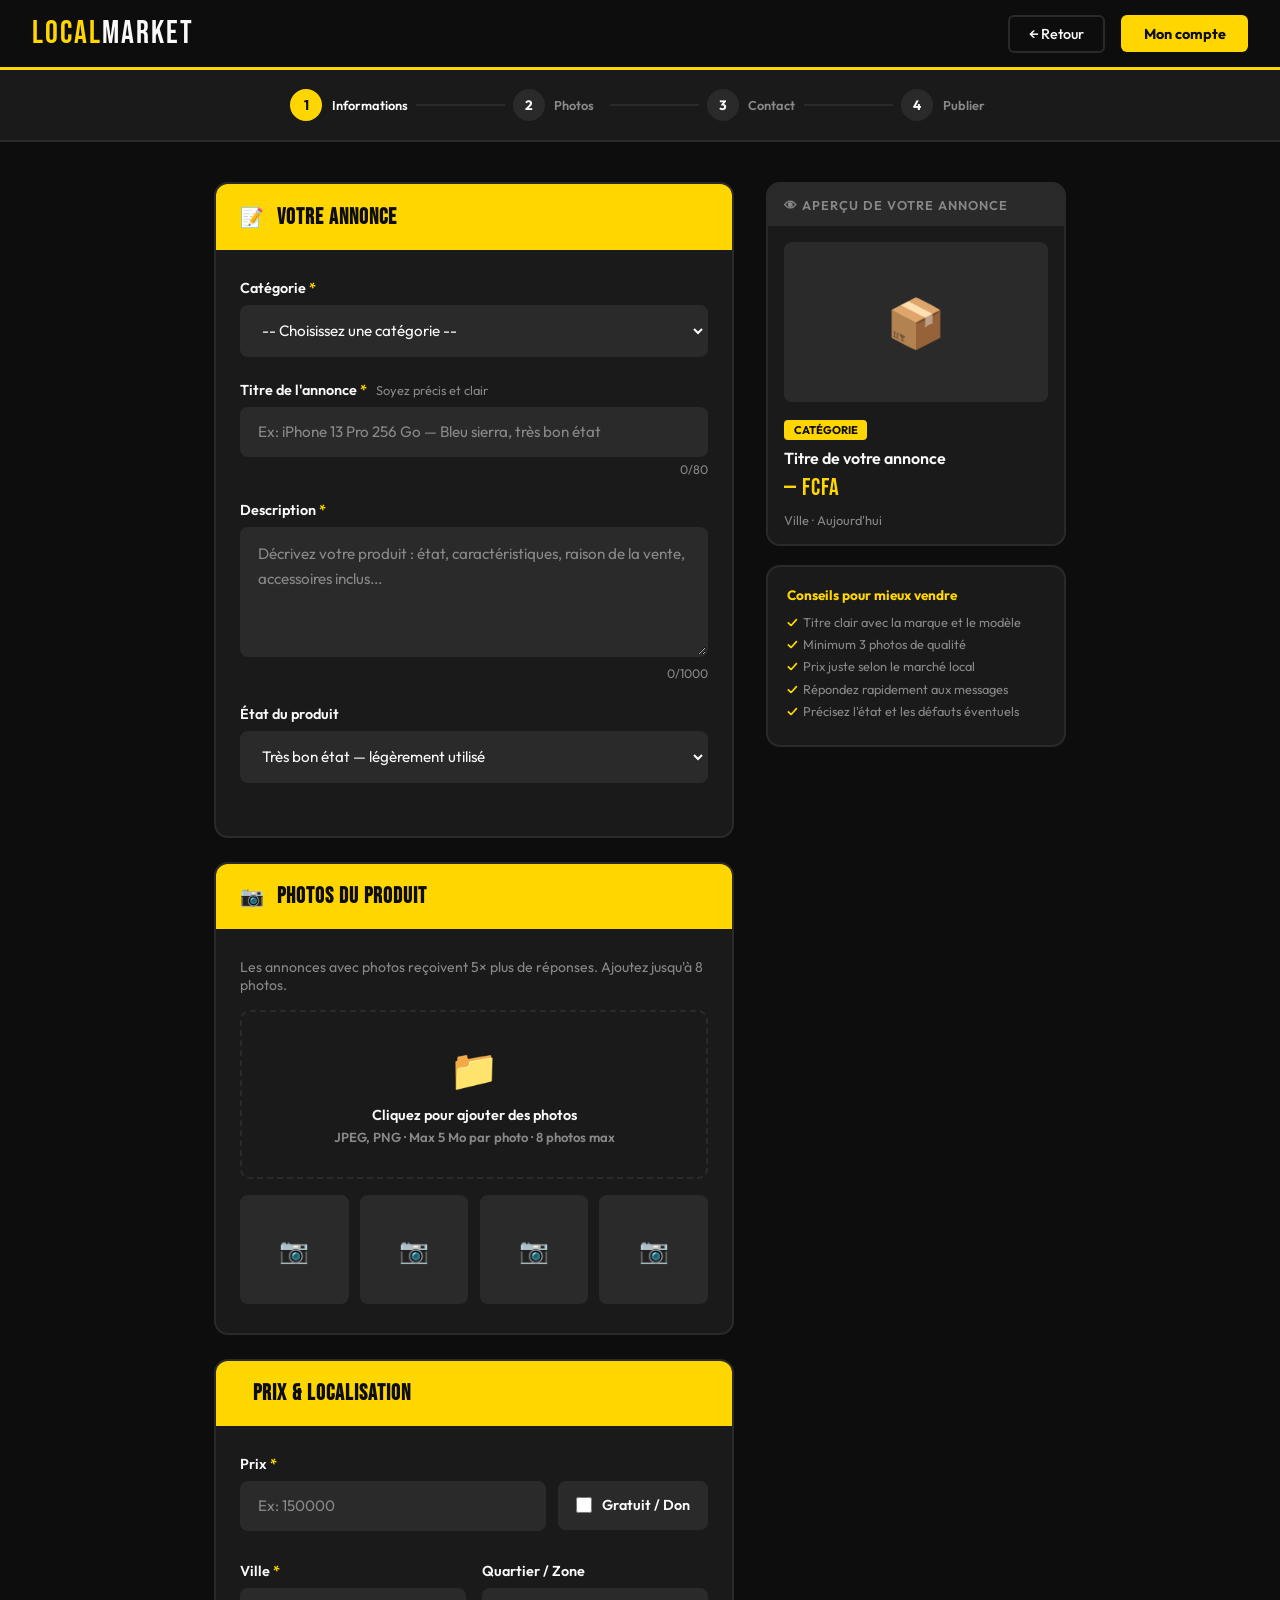
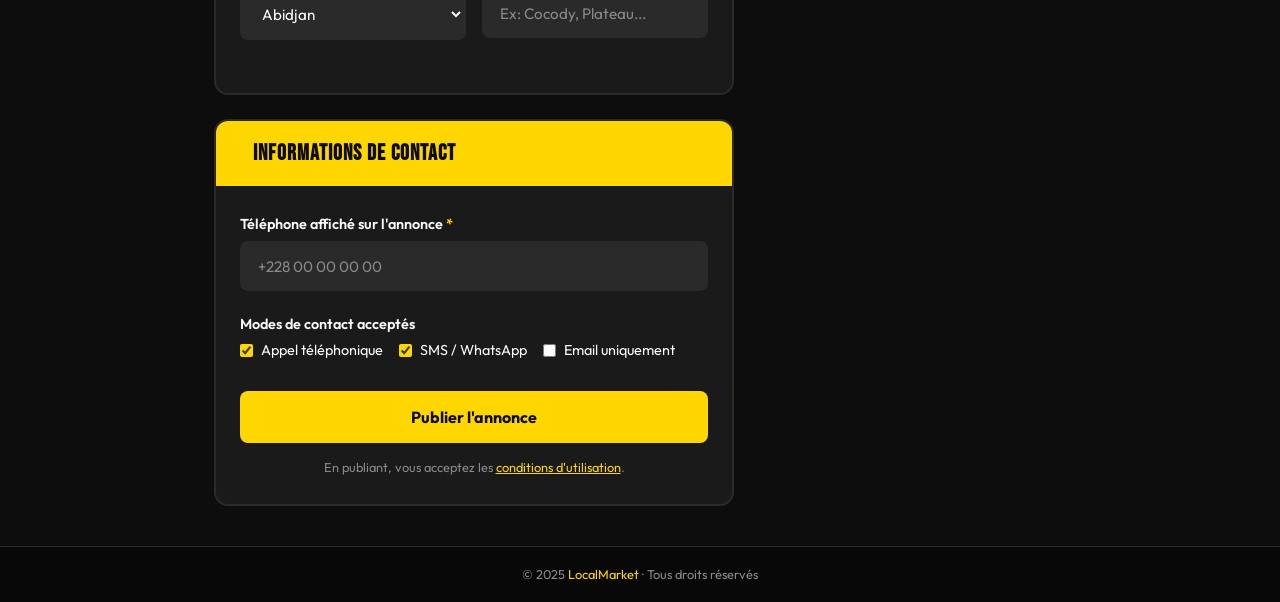
<file: pages/publier.html>
<!DOCTYPE html>
<html lang="fr">
<head>
<meta charset="UTF-8">
<meta name="viewport" content="width=device-width, initial-scale=1.0">
<title>Publier une annonce — LocalMarket</title>
<link href="https://fonts.googleapis.com/css2?family=Bebas+Neue&family=Outfit:wght@300;400;500;600;700&display=swap" rel="stylesheet">
<style>
  :root {
    --jaune: #FFD600;
    --jaune-clair: #FFF176;
    --noir: #0D0D0D;
    --gris: #1A1A1A;
    --gris-clair: #2A2A2A;
    --blanc: #FAFAFA;
    --text-muted: #888;
  }
  * { margin: 0; padding: 0; box-sizing: border-box; }
  body { font-family: 'Outfit', sans-serif; background: var(--noir); color: var(--blanc); min-height: 100vh; }

  nav {
    background: var(--noir);
    border-bottom: 3px solid var(--jaune);
    padding: 0 2rem;
    display: flex; align-items: center; justify-content: space-between;
    height: 70px; position: sticky; top: 0; z-index: 100;
  }
  .logo { font-family: 'Bebas Neue', sans-serif; font-size: 2rem; color: var(--jaune); letter-spacing: 2px; text-decoration: none; }
  .logo span { color: var(--blanc); }
  .nav-right { display: flex; align-items: center; gap: 1rem; }
  .btn { background: var(--jaune); color: var(--noir); padding: 0.6rem 1.4rem; border-radius: 6px; font-weight: 700; font-family: 'Outfit', sans-serif; font-size: 0.9rem; text-decoration: none; border: none; cursor: pointer; transition: background 0.2s; display: inline-block; }
  .btn:hover { background: var(--jaune-clair); }
  .btn-ghost { background: none; color: var(--blanc); border: 2px solid var(--gris-clair); border-radius: 6px; padding: 0.5rem 1.2rem; font-family: 'Outfit', sans-serif; font-size: 0.9rem; font-weight: 500; cursor: pointer; text-decoration: none; }
  .btn-ghost:hover { border-color: var(--jaune); color: var(--jaune); }

  /* STEPS */
  .steps-bar {
    background: var(--gris);
    border-bottom: 2px solid var(--gris-clair);
    padding: 1.2rem 2rem;
  }

  .steps {
    display: flex;
    align-items: center;
    max-width: 700px;
    margin: 0 auto;
    gap: 0;
  }

  .step {
    display: flex;
    align-items: center;
    gap: 0.6rem;
    flex: 1;
  }

  .step-num {
    width: 32px; height: 32px;
    border-radius: 50%;
    background: var(--gris-clair);
    border: 2px solid var(--gris-clair);
    display: flex; align-items: center; justify-content: center;
    font-weight: 700; font-size: 0.85rem;
    flex-shrink: 0;
    transition: all 0.3s;
  }

  .step.active .step-num { background: var(--jaune); border-color: var(--jaune); color: var(--noir); }
  .step.done .step-num { background: #4CAF50; border-color: #4CAF50; color: white; }

  .step-label { font-size: 0.8rem; font-weight: 600; color: var(--text-muted); }
  .step.active .step-label { color: var(--blanc); }
  .step.done .step-label { color: #4CAF50; }

  .step-line {
    flex: 1;
    height: 2px;
    background: var(--gris-clair);
    margin: 0 0.5rem;
  }

  /* MAIN LAYOUT */
  .publish-wrapper {
    max-width: 900px;
    margin: 2.5rem auto;
    padding: 0 1.5rem;
    display: grid;
    grid-template-columns: 1fr 300px;
    gap: 2rem;
    align-items: start;
  }

  @media (max-width: 700px) {
    .publish-wrapper { grid-template-columns: 1fr; }
    .preview-box { display: none; }
  }

  /* FORM */
  .form-card {
    background: var(--gris);
    border: 2px solid var(--gris-clair);
    border-radius: 14px;
    overflow: hidden;
  }

  .form-card-header {
    background: var(--jaune);
    padding: 1.2rem 1.5rem;
    display: flex; align-items: center; gap: 0.8rem;
  }

  .form-card-header h2 {
    font-family: 'Bebas Neue', sans-serif;
    font-size: 1.4rem;
    color: var(--noir);
    letter-spacing: 1px;
  }

  .form-card-body { padding: 1.8rem 1.5rem; }

  .form-group { margin-bottom: 1.5rem; }

  label {
    display: block;
    font-weight: 600;
    font-size: 0.9rem;
    margin-bottom: 0.5rem;
  }

  label span { color: var(--jaune); }
  .label-hint { font-weight: 400; color: var(--text-muted); font-size: 0.8rem; margin-left: 0.4rem; }

  input[type="text"],
  input[type="number"],
  input[type="email"],
  input[type="tel"],
  select,
  textarea {
    width: 100%;
    background: var(--gris-clair);
    border: 2px solid var(--gris-clair);
    border-radius: 8px;
    padding: 0.85rem 1rem;
    color: var(--blanc);
    font-family: 'Outfit', sans-serif;
    font-size: 0.95rem;
    outline: none;
    transition: border-color 0.2s;
  }

  input:focus, select:focus, textarea:focus { border-color: var(--jaune); }
  input::placeholder, textarea::placeholder { color: var(--text-muted); }

  textarea { resize: vertical; min-height: 130px; line-height: 1.6; }

  select option { background: var(--gris-clair); }

  .char-count { text-align: right; font-size: 0.78rem; color: var(--text-muted); margin-top: 0.3rem; }

  /* PHOTO UPLOAD */
  .photo-upload-area {
    border: 2px dashed var(--gris-clair);
    border-radius: 10px;
    padding: 2rem;
    text-align: center;
    cursor: pointer;
    transition: border-color 0.2s, background 0.2s;
  }

  .photo-upload-area:hover { border-color: var(--jaune); background: rgba(255,214,0,0.03); }

  .photo-upload-area input { display: none; }

  .upload-icon { font-size: 2.5rem; margin-bottom: 0.8rem; }
  .upload-title { font-weight: 600; margin-bottom: 0.3rem; }
  .upload-sub { font-size: 0.82rem; color: var(--text-muted); }

  .photo-previews {
    display: grid;
    grid-template-columns: repeat(4, 1fr);
    gap: 0.7rem;
    margin-top: 1rem;
  }

  .photo-thumb {
    aspect-ratio: 1;
    background: var(--gris-clair);
    border-radius: 8px;
    border: 2px solid var(--gris-clair);
    display: flex; align-items: center; justify-content: center;
    font-size: 1.5rem;
    position: relative;
    overflow: hidden;
  }

  .photo-thumb.has-image { border-color: var(--jaune); }

  .photo-thumb .remove {
    position: absolute;
    top: 3px; right: 3px;
    background: var(--rouge, #ff4d4d);
    border: none;
    border-radius: 50%;
    width: 20px; height: 20px;
    cursor: pointer;
    font-size: 0.65rem;
    display: none;
    color: white;
    font-weight: bold;
  }

  .photo-thumb:hover .remove { display: flex; align-items: center; justify-content: center; }

  /* PRICE ROW */
  .price-row {
    display: grid;
    grid-template-columns: 1fr auto;
    gap: 0.8rem;
    align-items: start;
  }

  .gratuit-toggle {
    display: flex;
    align-items: center;
    gap: 0.6rem;
    background: var(--gris-clair);
    padding: 0.85rem 1rem;
    border-radius: 8px;
    cursor: pointer;
    border: 2px solid var(--gris-clair);
    transition: border-color 0.2s;
    white-space: nowrap;
  }

  .gratuit-toggle:hover { border-color: var(--jaune); }

  .gratuit-toggle input { accent-color: var(--jaune); width: 16px; height: 16px; }

  .input-row { display: grid; grid-template-columns: 1fr 1fr; gap: 1rem; }

  /* ACTION BUTTONS */
  .form-actions {
    display: flex;
    gap: 1rem;
    margin-top: 0.5rem;
  }

  .btn-submit {
    background: var(--jaune);
    color: var(--noir);
    padding: 1rem;
    border-radius: 8px;
    font-weight: 700;
    font-family: 'Outfit', sans-serif;
    font-size: 1rem;
    border: none;
    cursor: pointer;
    transition: background 0.2s;
    flex: 1;
    display: flex;
    align-items: center;
    justify-content: center;
    gap: 0.5rem;
  }

  .btn-submit:hover { background: var(--jaune-clair); }

  /* PREVIEW CARD */
  .preview-box {
    background: var(--gris);
    border: 2px solid var(--gris-clair);
    border-radius: 14px;
    overflow: hidden;
    position: sticky;
    top: 90px;
  }

  .preview-header {
    background: var(--gris-clair);
    padding: 0.8rem 1rem;
    font-size: 0.8rem;
    color: var(--text-muted);
    font-weight: 600;
    text-transform: uppercase;
    letter-spacing: 1px;
  }

  .preview-body { padding: 1rem; }

  .preview-img {
    width: 100%;
    height: 160px;
    background: var(--gris-clair);
    border-radius: 8px;
    display: flex; align-items: center; justify-content: center;
    font-size: 3rem;
    margin-bottom: 1rem;
  }

  .preview-badge {
    background: var(--jaune);
    color: var(--noir);
    font-size: 0.7rem;
    font-weight: 700;
    padding: 0.2rem 0.6rem;
    border-radius: 4px;
    display: inline-block;
    margin-bottom: 0.5rem;
    text-transform: uppercase;
  }

  .preview-title { font-weight: 600; font-size: 1rem; margin-bottom: 0.3rem; }
  .preview-price { font-family: 'Bebas Neue', sans-serif; font-size: 1.5rem; color: var(--jaune); letter-spacing: 1px; }
  .preview-info { color: var(--text-muted); font-size: 0.8rem; margin-top: 0.6rem; }

  .tips-box {
    background: rgba(255,214,0,0.07);
    border: 1px solid rgba(255,214,0,0.2);
    border-radius: 10px;
    padding: 1rem;
    margin-top: 1.2rem;
  }

  .tips-box h4 { font-size: 0.85rem; color: var(--jaune); margin-bottom: 0.6rem; font-weight: 700; }
  .tips-box ul { list-style: none; }
  .tips-box li { font-size: 0.8rem; color: var(--text-muted); margin-bottom: 0.4rem; padding-left: 1rem; position: relative; }
  .tips-box li::before { content: '✓'; color: var(--jaune); position: absolute; left: 0; font-weight: 700; }

  footer { background: #080808; border-top: 1px solid var(--gris-clair); padding: 1.2rem; text-align: center; color: var(--text-muted); font-size: 0.8rem; }
  footer a { color: var(--jaune); text-decoration: none; }
</style>
</head>
<body>

<nav>
  <a href="index.html" class="logo">Local<span>Market</span></a>
  <div class="nav-right">
    <a href="index.html" class="btn-ghost">← Retour</a>
    <a href="connexion.html" class="btn">Mon compte</a>
  </div>
</nav>

<!-- STEPS -->
<div class="steps-bar">
  <div class="steps">
    <div class="step active">
      <div class="step-num">1</div>
      <div class="step-label">Informations</div>
    </div>
    <div class="step-line"></div>
    <div class="step">
      <div class="step-num">2</div>
      <div class="step-label">Photos</div>
    </div>
    <div class="step-line"></div>
    <div class="step">
      <div class="step-num">3</div>
      <div class="step-label">Contact</div>
    </div>
    <div class="step-line"></div>
    <div class="step">
      <div class="step-num">4</div>
      <div class="step-label">Publier</div>
    </div>
  </div>
</div>

<!-- MAIN -->
<div class="publish-wrapper">

  <!-- FORM -->
  <div>

    <!-- SECTION 1: CATÉGORIE & TITRE -->
    <div class="form-card" style="margin-bottom: 1.5rem;">
      <div class="form-card-header">
        <span style="font-size:1.2rem;">📝</span>
        <h2>Votre annonce</h2>
      </div>
      <div class="form-card-body">

        <div class="form-group">
          <label>Catégorie <span>*</span></label>
          <select id="cat-select">
            <option value="">-- Choisissez une catégorie --</option>
            <option>📱 Téléphones & Accessoires</option>
            <option>💻 Informatique</option>
            <option>🏠 Immobilier — Location</option>
            <option>🏠 Immobilier — Vente</option>
            <option>🏍️ Motos & Scooters</option>
            <option>🚗 Voitures</option>
            <option>👔 Emploi & Services</option>
            <option>🛋️ Meubles & Décoration</option>
            <option>👗 Vêtements & Mode</option>
            <option>🎮 Jeux & Loisirs</option>
            <option>🍳 Électroménager</option>
            <option>📦 Autres</option>
          </select>
        </div>

        <div class="form-group">
          <label>Titre de l'annonce <span>*</span> <span class="label-hint">Soyez précis et clair</span></label>
          <input type="text" id="title-input" placeholder="Ex: iPhone 13 Pro 256 Go — Bleu sierra, très bon état" maxlength="80" oninput="updatePreview()">
          <div class="char-count"><span id="title-count">0</span>/80</div>
        </div>

        <div class="form-group">
          <label>Description <span>*</span></label>
          <textarea id="desc-input" placeholder="Décrivez votre produit : état, caractéristiques, raison de la vente, accessoires inclus..." maxlength="1000" oninput="updateCharCount()"></textarea>
          <div class="char-count"><span id="desc-count">0</span>/1000</div>
        </div>

        <div class="form-group">
          <label>État du produit</label>
          <select>
            <option>Neuf — jamais utilisé</option>
            <option selected>Très bon état — légèrement utilisé</option>
            <option>Bon état — quelques traces d'usure</option>
            <option>État correct — défauts visibles</option>
            <option>Pour pièces — ne fonctionne pas</option>
          </select>
        </div>

      </div>
    </div>

    <!-- SECTION 2: PHOTOS -->
    <div class="form-card" style="margin-bottom: 1.5rem;">
      <div class="form-card-header">
        <span style="font-size:1.2rem;">📷</span>
        <h2>Photos du produit</h2>
      </div>
      <div class="form-card-body">
        <p style="color: var(--text-muted); font-size: 0.88rem; margin-bottom: 1rem;">Les annonces avec photos reçoivent 5× plus de réponses. Ajoutez jusqu'à 8 photos.</p>

        <label class="photo-upload-area" for="photo-input">
          <input type="file" id="photo-input" accept="image/*" multiple onchange="handlePhotos(event)">
          <div class="upload-icon">📁</div>
          <div class="upload-title">Cliquez pour ajouter des photos</div>
          <div class="upload-sub">JPEG, PNG · Max 5 Mo par photo · 8 photos max</div>
        </label>

        <div class="photo-previews" id="photo-grid">
          <div class="photo-thumb">📷</div>
          <div class="photo-thumb">📷</div>
          <div class="photo-thumb">📷</div>
          <div class="photo-thumb">📷</div>
        </div>

      </div>
    </div>

    <!-- SECTION 3: PRIX & LOCALISATION -->
    <div class="form-card" style="margin-bottom: 1.5rem;">
      <div class="form-card-header">
        <span style="font-size:1.2rem;"></span>
        <h2>Prix & Localisation</h2>
      </div>
      <div class="form-card-body">

        <div class="form-group">
          <label>Prix <span>*</span></label>
          <div class="price-row">
            <input type="number" id="price-input" placeholder="Ex: 150000" min="0" oninput="updatePreview()">
            <label class="gratuit-toggle">
              <input type="checkbox" id="gratuit-check" onchange="toggleGratuit()">
              Gratuit / Don
            </label>
          </div>
        </div>

        <div class="input-row">
          <div class="form-group">
            <label>Ville <span>*</span></label>
            <select>
              <option>Abidjan</option>
              <option>Dakar</option>
              <option>Douala</option>
              <option>Lomé</option>
              <option>Cotonou</option>
              <option>Bamako</option>
              <option>Ouagadougou</option>
              <option>Autre</option>
            </select>
          </div>
          <div class="form-group">
            <label>Quartier / Zone</label>
            <input type="text" placeholder="Ex: Cocody, Plateau...">
          </div>
        </div>

      </div>
    </div>

    <!-- SECTION 4: CONTACT -->
    <div class="form-card">
      <div class="form-card-header">
        <span style="font-size:1.2rem;"></span>
        <h2>Informations de contact</h2>
      </div>
      <div class="form-card-body">

        <div class="form-group">
          <label>Téléphone affiché sur l'annonce <span>*</span></label>
          <input type="tel" placeholder="+228 00 00 00 00">
        </div>

        <div class="form-group">
          <label>Modes de contact acceptés</label>
          <div style="display: flex; gap: 1rem; flex-wrap: wrap; margin-top: 0.5rem;">
            <label style="display: flex; align-items: center; gap: 0.5rem; font-weight: 400; cursor: pointer;">
              <input type="checkbox" checked style="accent-color: var(--jaune);"> Appel téléphonique
            </label>
            <label style="display: flex; align-items: center; gap: 0.5rem; font-weight: 400; cursor: pointer;">
              <input type="checkbox" checked style="accent-color: var(--jaune);"> SMS / WhatsApp
            </label>
            <label style="display: flex; align-items: center; gap: 0.5rem; font-weight: 400; cursor: pointer;">
              <input type="checkbox" style="accent-color: var(--jaune);"> Email uniquement
            </label>
          </div>
        </div>

        <div class="form-actions">
          <button class="btn-submit" onclick="submitAnnonce()">
             Publier l'annonce
          </button>
        </div>

        <p style="text-align:center; color: var(--text-muted); font-size:0.8rem; margin-top:1rem;">
          En publiant, vous acceptez les <a href="#" style="color:var(--jaune);">conditions d'utilisation</a>.
        </p>

      </div>
    </div>

  </div>

  <!-- PREVIEW -->
  <div>
    <div class="preview-box">
      <div class="preview-header">👁 Aperçu de votre annonce</div>
      <div class="preview-body">
        <div class="preview-img" id="preview-img">📦</div>
        <span class="preview-badge" id="preview-cat">Catégorie</span>
        <div class="preview-title" id="preview-title">Titre de votre annonce</div>
        <div class="preview-price" id="preview-price">— FCFA</div>
        <div class="preview-info"> Ville · Aujourd'hui</div>
      </div>
    </div>

    <div class="tips-box" style="margin-top: 1.2rem; background: var(--gris); border: 2px solid var(--gris-clair); border-radius: 14px; padding: 1.2rem;">
      <h4> Conseils pour mieux vendre</h4>
      <ul>
        <li>Titre clair avec la marque et le modèle</li>
        <li>Minimum 3 photos de qualité</li>
        <li>Prix juste selon le marché local</li>
        <li>Répondez rapidement aux messages</li>
        <li>Précisez l'état et les défauts éventuels</li>
      </ul>
    </div>
  </div>

</div>

<footer>
  © 2025 <a href="index.html">LocalMarket</a> · Tous droits réservés
</footer>

<script>
  function updatePreview() {
    const title = document.getElementById('title-input').value;
    const price = document.getElementById('price-input').value;
    const gratuit = document.getElementById('gratuit-check').checked;
    const titleEl = document.getElementById('preview-title');
    const priceEl = document.getElementById('preview-price');
    const countEl = document.getElementById('title-count');

    countEl.textContent = title.length;
    titleEl.textContent = title || 'Titre de votre annonce';

    if (gratuit) {
      priceEl.textContent = 'GRATUIT';
      priceEl.style.color = '#4CAF50';
    } else if (price) {
      priceEl.textContent = Number(price).toLocaleString('fr') + ' FCFA';
      priceEl.style.color = 'var(--jaune)';
    } else {
      priceEl.textContent = '— FCFA';
      priceEl.style.color = 'var(--jaune)';
    }
  }

  function updateCharCount() {
    const desc = document.getElementById('desc-input').value;
    document.getElementById('desc-count').textContent = desc.length;
  }

  function toggleGratuit() {
    const check = document.getElementById('gratuit-check').checked;
    const priceInput = document.getElementById('price-input');
    priceInput.disabled = check;
    priceInput.style.opacity = check ? '0.4' : '1';
    updatePreview();
  }

  function handlePhotos(event) {
    const files = Array.from(event.target.files).slice(0, 8);
    const grid = document.getElementById('photo-grid');
    const previewImg = document.getElementById('preview-img');
    grid.innerHTML = '';

    files.forEach((file, i) => {
      const reader = new FileReader();
      reader.onload = (e) => {
        const div = document.createElement('div');
        div.className = 'photo-thumb has-image';
        const img = document.createElement('img');
        img.src = e.target.result;
        img.style.cssText = 'width:100%;height:100%;object-fit:cover;border-radius:6px;';
        div.appendChild(img);
        grid.appendChild(div);
        if (i === 0) {
          previewImg.innerHTML = '';
          const pImg = document.createElement('img');
          pImg.src = e.target.result;
          pImg.style.cssText = 'width:100%;height:100%;object-fit:cover;';
          previewImg.appendChild(pImg);
        }
      };
      reader.readAsDataURL(file);
    });

    // Add empty slots
    for (let i = files.length; i < 4; i++) {
      const div = document.createElement('div');
      div.className = 'photo-thumb';
      div.textContent = '📷';
      grid.appendChild(div);
    }
  }

  document.getElementById('cat-select').addEventListener('change', function() {
    const catEl = document.getElementById('preview-cat');
    const val = this.value.replace(/^[^\s]+ /, '');
    catEl.textContent = val || 'Catégorie';
  });

  function submitAnnonce() {
    const title = document.getElementById('title-input').value.trim();
    if (!title) {
      alert(' Veuillez saisir un titre pour votre annonce.');
      return;
    }
    const btn = document.querySelector('.btn-submit');
    btn.textContent = ' Annonce publiée !';
    btn.style.background = '#4CAF50';
    setTimeout(() => {
      alert(' Votre annonce a été publiée avec succès !');
    }, 300);
  }
</script>

</body>
</html>
</file>
